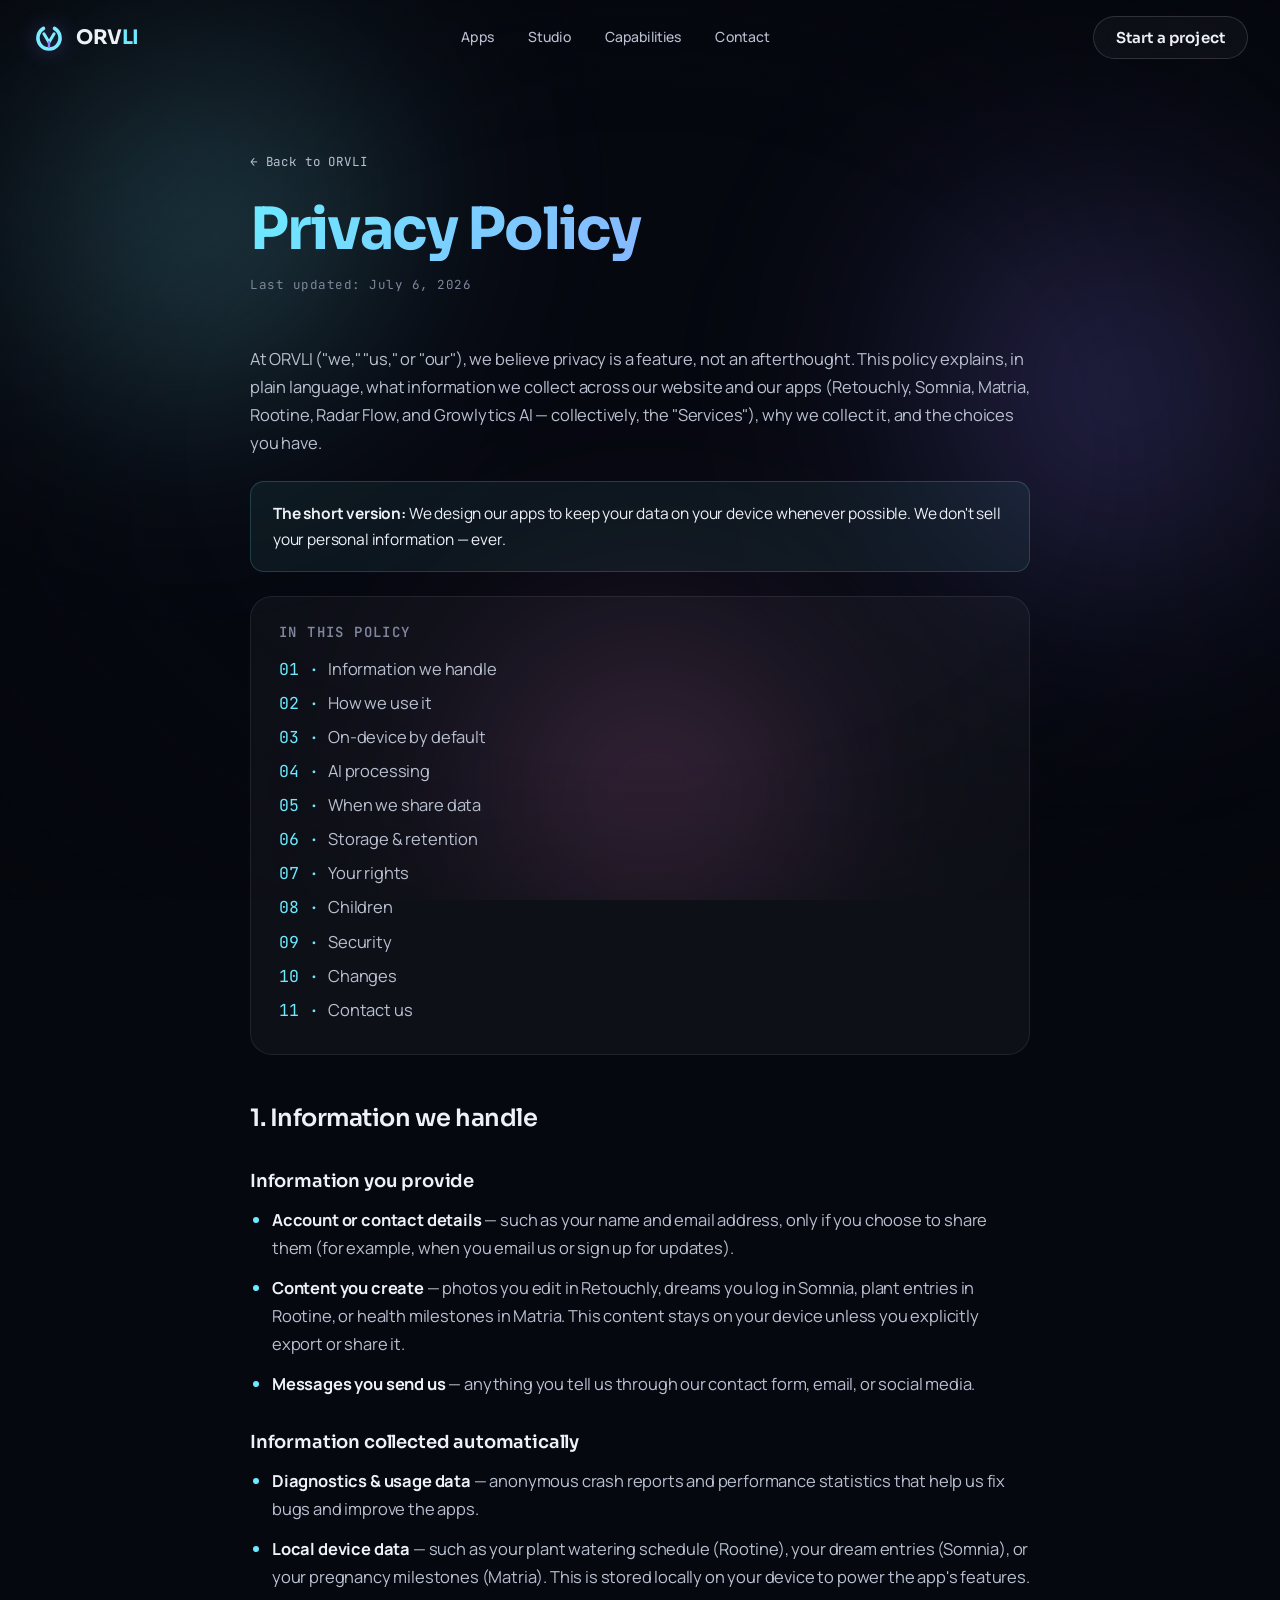
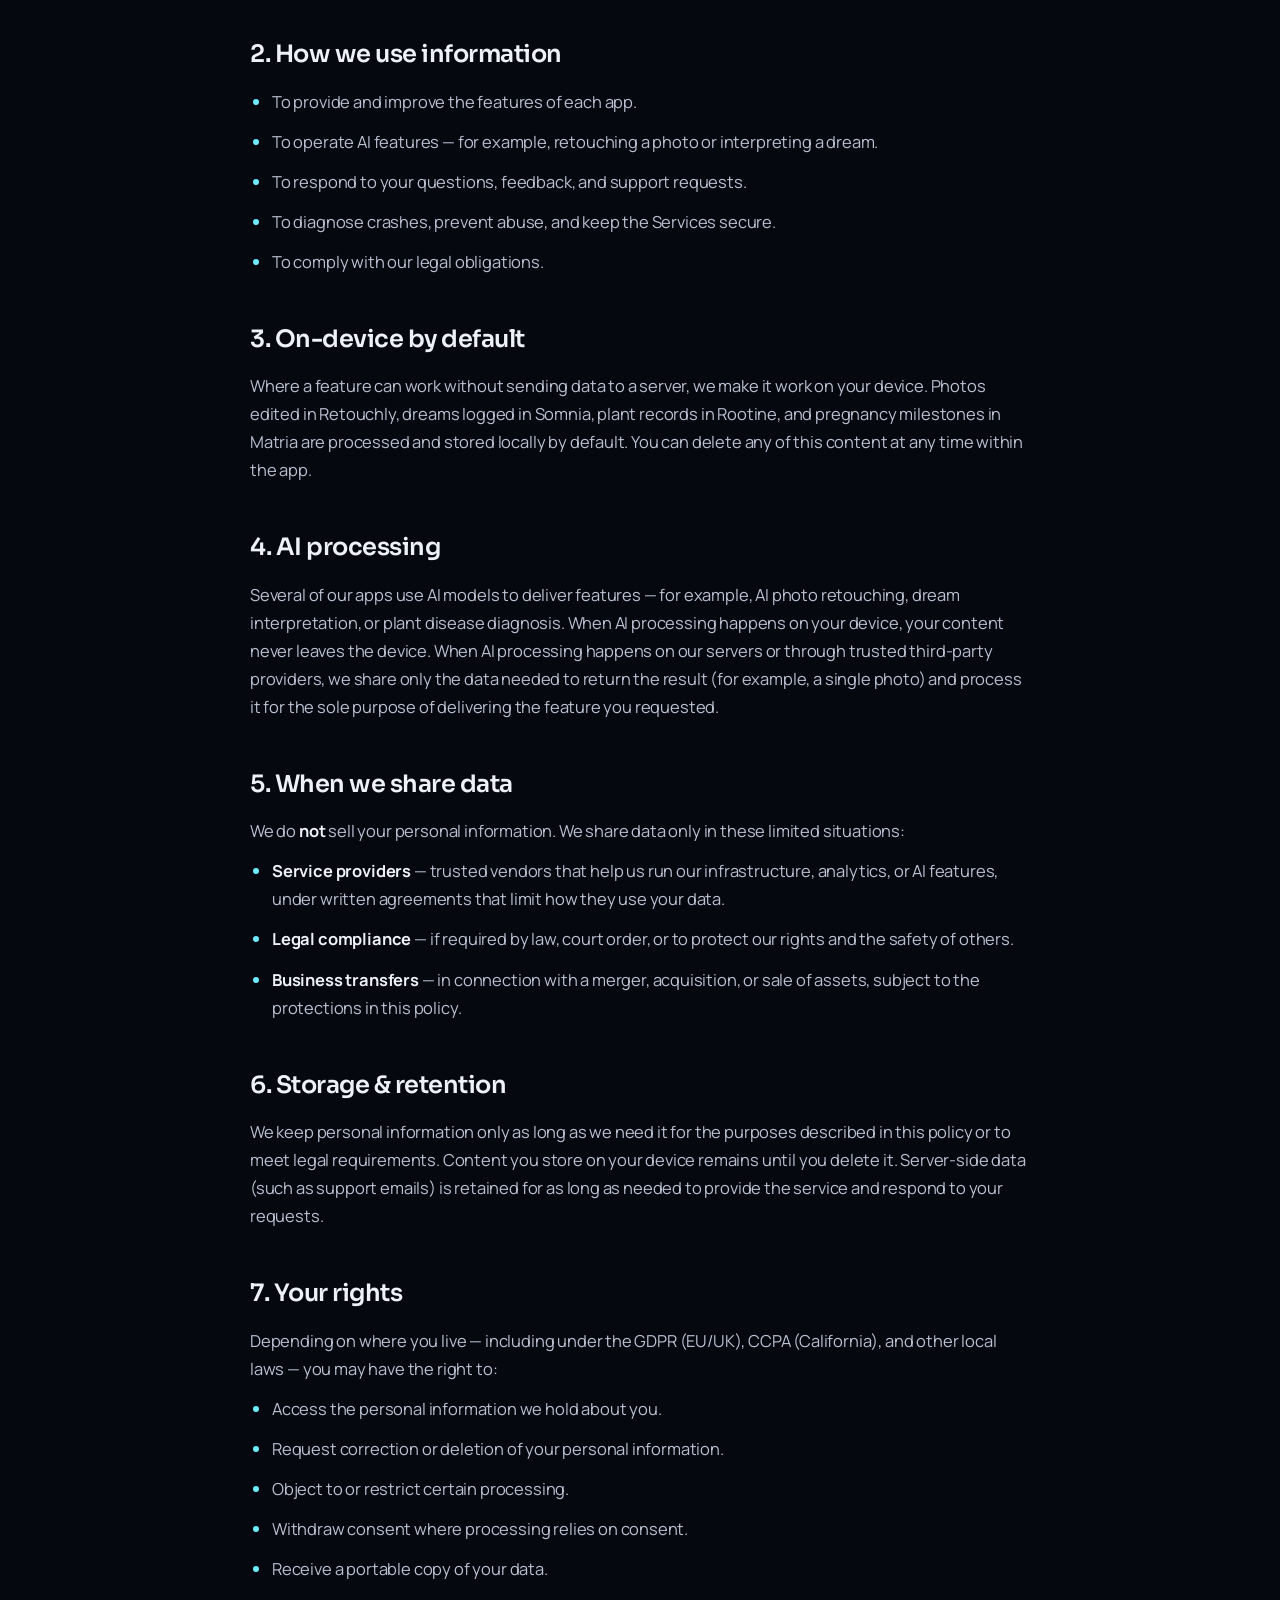
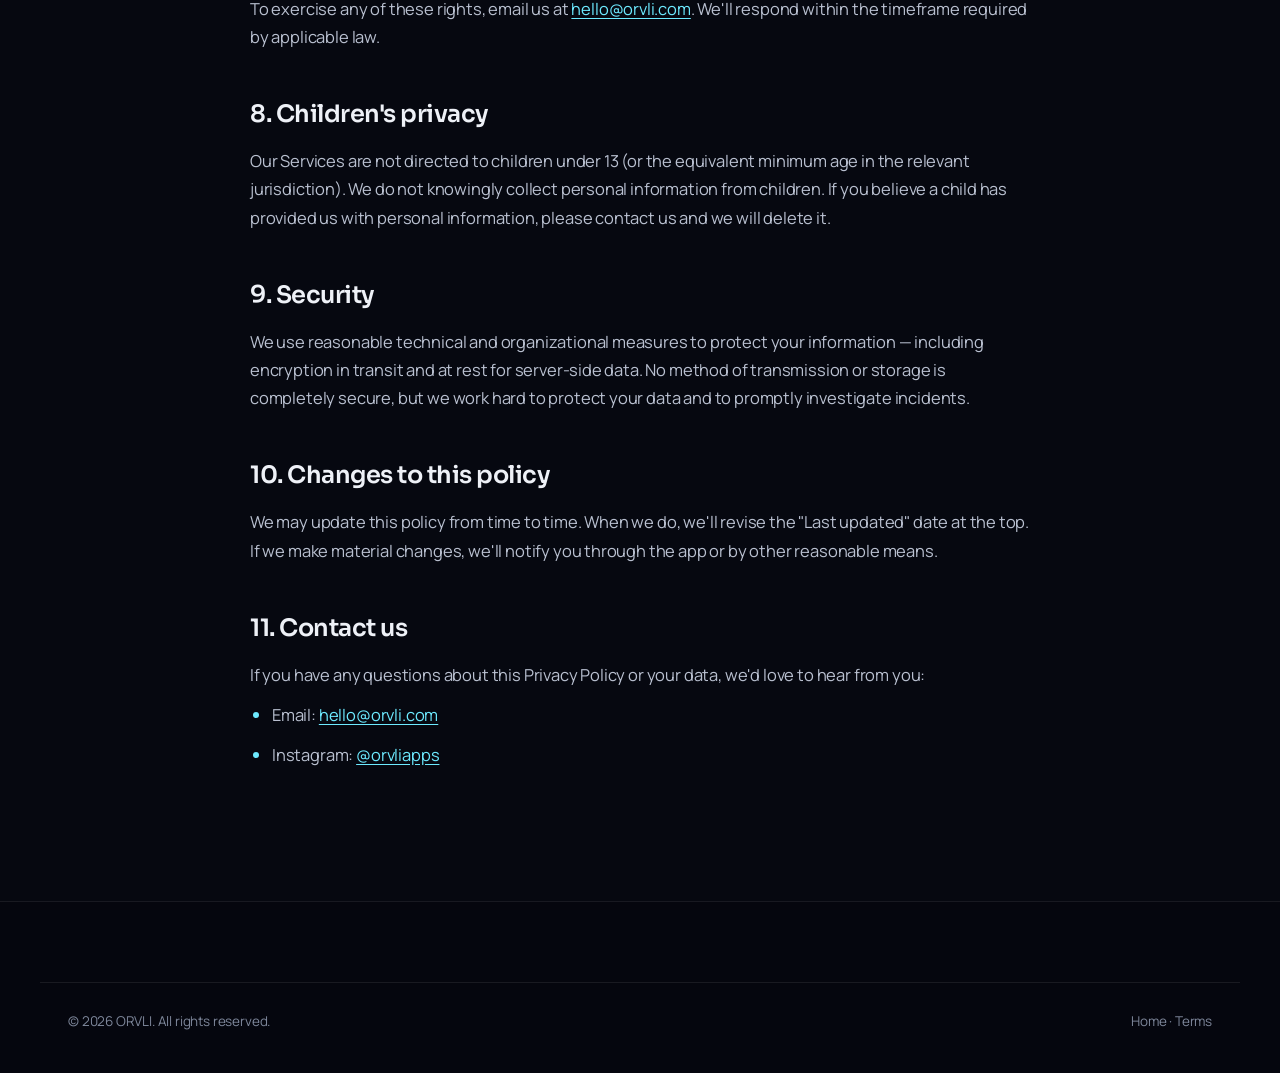
<file: privacy.html>
<!doctype html>
<html lang="en">
<head>
<meta charset="utf-8">
<meta name="viewport" content="width=device-width, initial-scale=1, viewport-fit=cover">
<meta name="theme-color" content="#05070d">
<meta name="color-scheme" content="dark">
<title>Privacy Policy — ORVLI</title>
<meta name="description" content="How ORVLI collects, uses, and protects your information across our apps and website.">
<link rel="canonical" href="https://orvli.tech/privacy.html">
<meta name="robots" content="noindex, follow">
<link rel="icon" type="image/svg+xml" href="assets/favicon.svg">
<link rel="icon" type="image/png" sizes="192x192" href="assets/icon-192.png">
<link rel="apple-touch-icon" href="assets/apple-touch-icon.png">
<meta property="og:type" content="article">
<meta property="og:site_name" content="ORVLI">
<meta property="og:title" content="Privacy Policy — ORVLI">
<meta property="og:description" content="How ORVLI collects, uses, and protects your information across our apps and website.">
<meta property="og:url" content="https://orvli.tech/privacy.html">
<meta property="og:image" content="https://orvli.tech/assets/og/cover.png">
<link rel="preconnect" href="https://fonts.googleapis.com">
<link rel="preconnect" href="https://fonts.gstatic.com" crossorigin>
<link href="https://fonts.googleapis.com/css2?family=Sora:wght@400;500;600;700;800&family=Manrope:wght@300;400;500;600;700&family=JetBrains+Mono:wght@400;500&display=swap" rel="stylesheet">
<link rel="stylesheet" href="assets/css/styles.css">
<style>
  /* Legal-page local layout */
  .legal{ padding:calc(var(--nav-h) + 70px) 0 120px; position:relative; z-index:1; }
  .legal__head{ max-width:780px; margin:0 auto 50px; }
  .legal__back{ display:inline-flex; align-items:center; gap:8px; font-family:var(--font-mono); font-size:12.5px; color:var(--text-2); margin-bottom:28px; transition:color .25s; }
  .legal__back:hover{ color:var(--cyan); }
  .legal__title{ font-family:var(--font-display); font-weight:700; font-size:clamp(36px,5vw,58px); line-height:1.05; letter-spacing:-.03em; margin-bottom:14px; }
  .legal__meta{ font-family:var(--font-mono); font-size:12.5px; color:var(--muted); letter-spacing:.04em; }
  .legal__body{ max-width:780px; margin:0 auto; }
  .legal__body h2{ font-family:var(--font-display); font-weight:600; font-size:24px; letter-spacing:-.02em; margin:44px 0 14px; }
  .legal__body h3{ font-family:var(--font-display); font-weight:600; font-size:18px; margin:30px 0 10px; }
  .legal__body p, .legal__body li{ color:var(--text-2); font-size:16.5px; line-height:1.7; margin-bottom:12px; }
  .legal__body ul{ padding-left:22px; list-style:disc; }
  .legal__body li::marker{ color:var(--cyan); }
  .legal__body a{ color:var(--cyan); text-decoration:underline; text-underline-offset:3px; }
  .legal__body strong{ color:var(--text); }
  .legal__toc{ padding:24px 28px; border-radius:var(--radius); background:var(--surface); border:1px solid var(--stroke); margin-bottom:36px; }
  .legal__toc h2{ margin:0 0 12px; font-size:14px; font-family:var(--font-mono); color:var(--muted); letter-spacing:.1em; text-transform:uppercase; }
  .legal__toc ol{ list-style:none; padding:0; counter-reset:toc; }
  .legal__toc li{ counter-increment:toc; margin-bottom:6px; }
  .legal__toc a{ color:var(--text-2); text-decoration:none; }
  .legal__toc a::before{ content:counter(toc,decimal-leading-zero) " · "; color:var(--cyan); font-family:var(--font-mono); }
  .legal__toc a:hover{ color:var(--cyan); }
  .callout{ padding:18px 22px; border-radius:var(--radius-sm); background:rgba(122,240,255,.06); border:1px solid rgba(122,240,255,.18); margin:24px 0; }
  .callout p{ margin:0; color:var(--text); font-size:15.5px; }
</style>
</head>
<body>

<!-- Background (lighter version: just aurora, no heavy 3D) -->
<div class="aurora" aria-hidden="true">
  <span class="aurora__blob aurora__blob--1"></span>
  <span class="aurora__blob aurora__blob--2"></span>
  <span class="aurora__blob aurora__blob--3"></span>
</div>
<div class="vignette" aria-hidden="true"></div>

<!-- Nav -->
<header class="nav" id="nav">
  <a href="index.html" class="nav__brand" aria-label="ORVLI home">
    <span class="nav__mark" aria-hidden="true">
      <svg viewBox="0 0 40 40" width="34" height="34" fill="none">
        <path d="M26.5 8.7 A13 13 0 1 1 13.5 8.7" stroke="url(#g1)" stroke-width="4.2" stroke-linecap="round"/>
        <path d="M14 15 L20 25 L26 15" stroke="url(#g1)" stroke-width="3.6" stroke-linecap="round" stroke-linejoin="round"/>
        <path d="M20 25 L20 30" stroke="#8b7bff" stroke-width="2.8" stroke-linecap="round"/>
        <defs><linearGradient id="g1" x1="0" y1="0" x2="40" y2="40"><stop offset="0" stop-color="#7af0ff"/><stop offset=".5" stop-color="#8b7bff"/><stop offset="1" stop-color="#ff7ad9"/></linearGradient></defs>
      </svg>
    </span>
    <span class="nav__word">ORV<span class="nav__word--accent">LI</span></span>
  </a>
  <nav class="nav__links" aria-label="Primary">
    <a href="index.html#apps">Apps</a>
    <a href="index.html#studio">Studio</a>
    <a href="index.html#capabilities">Capabilities</a>
    <a href="index.html#contact">Contact</a>
  </nav>
  <a href="index.html#contact" class="nav__cta btn btn--ghost">Start a project</a>
</header>

<main class="legal">
  <div class="container">
    <div class="legal__head">
      <a href="index.html" class="legal__back">← Back to ORVLI</a>
      <h1 class="legal__title grad">Privacy Policy</h1>
      <p class="legal__meta">Last updated: July 6, 2026</p>
    </div>

    <div class="legal__body">
      <p>At ORVLI ("we," "us," or "our"), we believe privacy is a feature, not an afterthought. This policy explains, in plain language, what information we collect across our website and our apps (Retouchly, Somnia, Matria, Rootine, Radar Flow, and Growlytics AI — collectively, the "Services"), why we collect it, and the choices you have.</p>

      <div class="callout">
        <p><strong>The short version:</strong> We design our apps to keep your data on your device whenever possible. We don't sell your personal information — ever.</p>
      </div>

      <div class="legal__toc">
        <h2>In this policy</h2>
        <ol>
          <li><a href="#what">Information we handle</a></li>
          <li><a href="#how">How we use it</a></li>
          <li><a href="#ondevice">On-device by default</a></li>
          <li><a href="#ai">AI processing</a></li>
          <li><a href="#share">When we share data</a></li>
          <li><a href="#store">Storage &amp; retention</a></li>
          <li><a href="#rights">Your rights</a></li>
          <li><a href="#children">Children</a></li>
          <li><a href="#security">Security</a></li>
          <li><a href="#changes">Changes</a></li>
          <li><a href="#contact">Contact us</a></li>
        </ol>
      </div>

      <h2 id="what">1. Information we handle</h2>
      <h3>Information you provide</h3>
      <ul>
        <li><strong>Account or contact details</strong> — such as your name and email address, only if you choose to share them (for example, when you email us or sign up for updates).</li>
        <li><strong>Content you create</strong> — photos you edit in Retouchly, dreams you log in Somnia, plant entries in Rootine, or health milestones in Matria. This content stays on your device unless you explicitly export or share it.</li>
        <li><strong>Messages you send us</strong> — anything you tell us through our contact form, email, or social media.</li>
      </ul>
      <h3>Information collected automatically</h3>
      <ul>
        <li><strong>Diagnostics &amp; usage data</strong> — anonymous crash reports and performance statistics that help us fix bugs and improve the apps.</li>
        <li><strong>Local device data</strong> — such as your plant watering schedule (Rootine), your dream entries (Somnia), or your pregnancy milestones (Matria). This is stored locally on your device to power the app's features.</li>
      </ul>

      <h2 id="how">2. How we use information</h2>
      <ul>
        <li>To provide and improve the features of each app.</li>
        <li>To operate AI features — for example, retouching a photo or interpreting a dream.</li>
        <li>To respond to your questions, feedback, and support requests.</li>
        <li>To diagnose crashes, prevent abuse, and keep the Services secure.</li>
        <li>To comply with our legal obligations.</li>
      </ul>

      <h2 id="ondevice">3. On-device by default</h2>
      <p>Where a feature can work without sending data to a server, we make it work on your device. Photos edited in Retouchly, dreams logged in Somnia, plant records in Rootine, and pregnancy milestones in Matria are processed and stored locally by default. You can delete any of this content at any time within the app.</p>

      <h2 id="ai">4. AI processing</h2>
      <p>Several of our apps use AI models to deliver features — for example, AI photo retouching, dream interpretation, or plant disease diagnosis. When AI processing happens on your device, your content never leaves the device. When AI processing happens on our servers or through trusted third-party providers, we share only the data needed to return the result (for example, a single photo) and process it for the sole purpose of delivering the feature you requested.</p>

      <h2 id="share">5. When we share data</h2>
      <p>We do <strong>not</strong> sell your personal information. We share data only in these limited situations:</p>
      <ul>
        <li><strong>Service providers</strong> — trusted vendors that help us run our infrastructure, analytics, or AI features, under written agreements that limit how they use your data.</li>
        <li><strong>Legal compliance</strong> — if required by law, court order, or to protect our rights and the safety of others.</li>
        <li><strong>Business transfers</strong> — in connection with a merger, acquisition, or sale of assets, subject to the protections in this policy.</li>
      </ul>

      <h2 id="store">6. Storage &amp; retention</h2>
      <p>We keep personal information only as long as we need it for the purposes described in this policy or to meet legal requirements. Content you store on your device remains until you delete it. Server-side data (such as support emails) is retained for as long as needed to provide the service and respond to your requests.</p>

      <h2 id="rights">7. Your rights</h2>
      <p>Depending on where you live — including under the GDPR (EU/UK), CCPA (California), and other local laws — you may have the right to:</p>
      <ul>
        <li>Access the personal information we hold about you.</li>
        <li>Request correction or deletion of your personal information.</li>
        <li>Object to or restrict certain processing.</li>
        <li>Withdraw consent where processing relies on consent.</li>
        <li>Receive a portable copy of your data.</li>
      </ul>
      <p>To exercise any of these rights, email us at <a href="mailto:hello@orvli.com">hello@orvli.com</a>. We'll respond within the timeframe required by applicable law.</p>

      <h2 id="children">8. Children's privacy</h2>
      <p>Our Services are not directed to children under 13 (or the equivalent minimum age in the relevant jurisdiction). We do not knowingly collect personal information from children. If you believe a child has provided us with personal information, please contact us and we will delete it.</p>

      <h2 id="security">9. Security</h2>
      <p>We use reasonable technical and organizational measures to protect your information — including encryption in transit and at rest for server-side data. No method of transmission or storage is completely secure, but we work hard to protect your data and to promptly investigate incidents.</p>

      <h2 id="changes">10. Changes to this policy</h2>
      <p>We may update this policy from time to time. When we do, we'll revise the "Last updated" date at the top. If we make material changes, we'll notify you through the app or by other reasonable means.</p>

      <h2 id="contact">11. Contact us</h2>
      <p>If you have any questions about this Privacy Policy or your data, we'd love to hear from you:</p>
      <ul>
        <li>Email: <a href="mailto:hello@orvli.com">hello@orvli.com</a></li>
        <li>Instagram: <a href="https://www.instagram.com/orvliapps/?hl=en" target="_blank" rel="noopener">@orvliapps</a></li>
      </ul>
    </div>
  </div>
</main>

<!-- Footer -->
<footer class="footer">
  <div class="container footer__bottom">
    <p>© <span id="year">2026</span> ORVLI. All rights reserved.</p>
    <p><a href="index.html">Home</a> · <a href="terms.html">Terms</a></p>
  </div>
</footer>

<script>
  document.getElementById('year').textContent = new Date().getFullYear();
  // Nav scrolled state on legal pages.
  const nav = document.getElementById('nav');
  if (window.scrollY > 30) nav.classList.add('is-scrolled');
  window.addEventListener('scroll', () => nav.classList.toggle('is-scrolled', window.scrollY > 30), { passive: true });
</script>
</body>
</html>
</file>
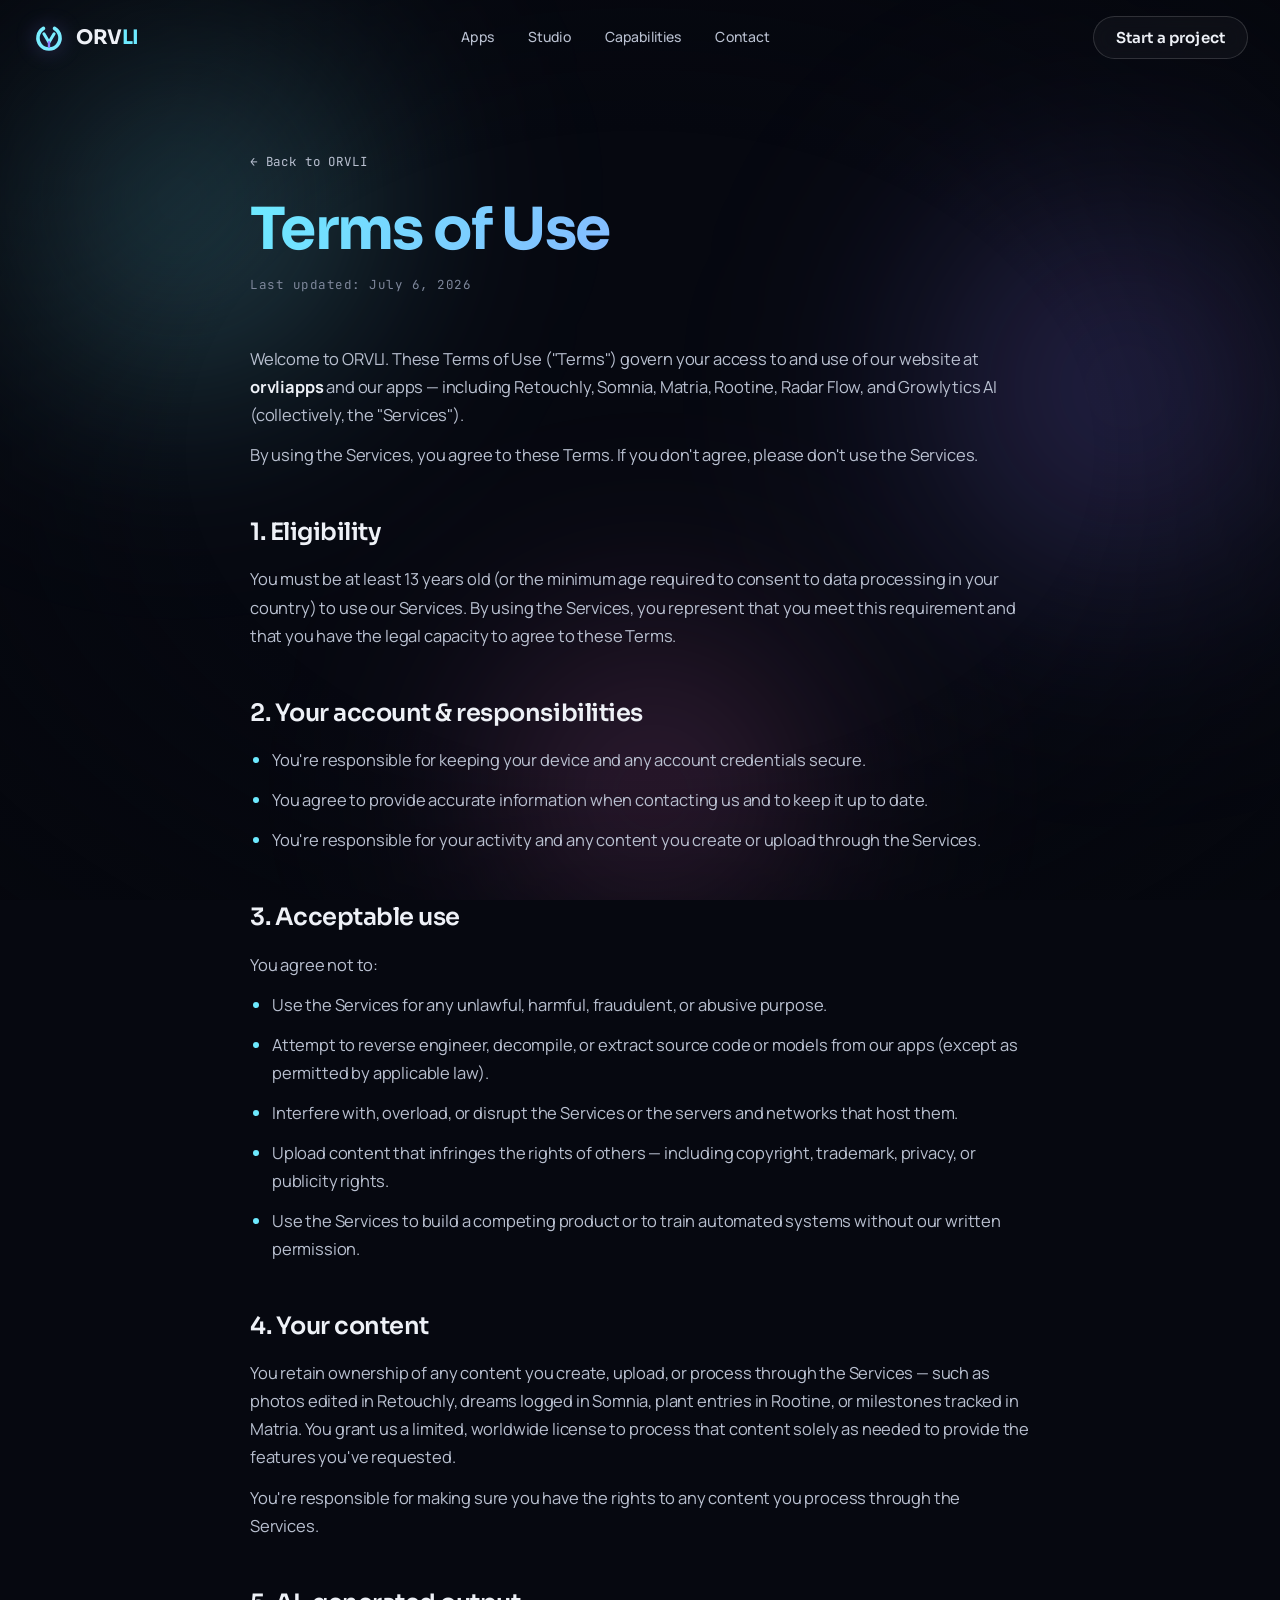
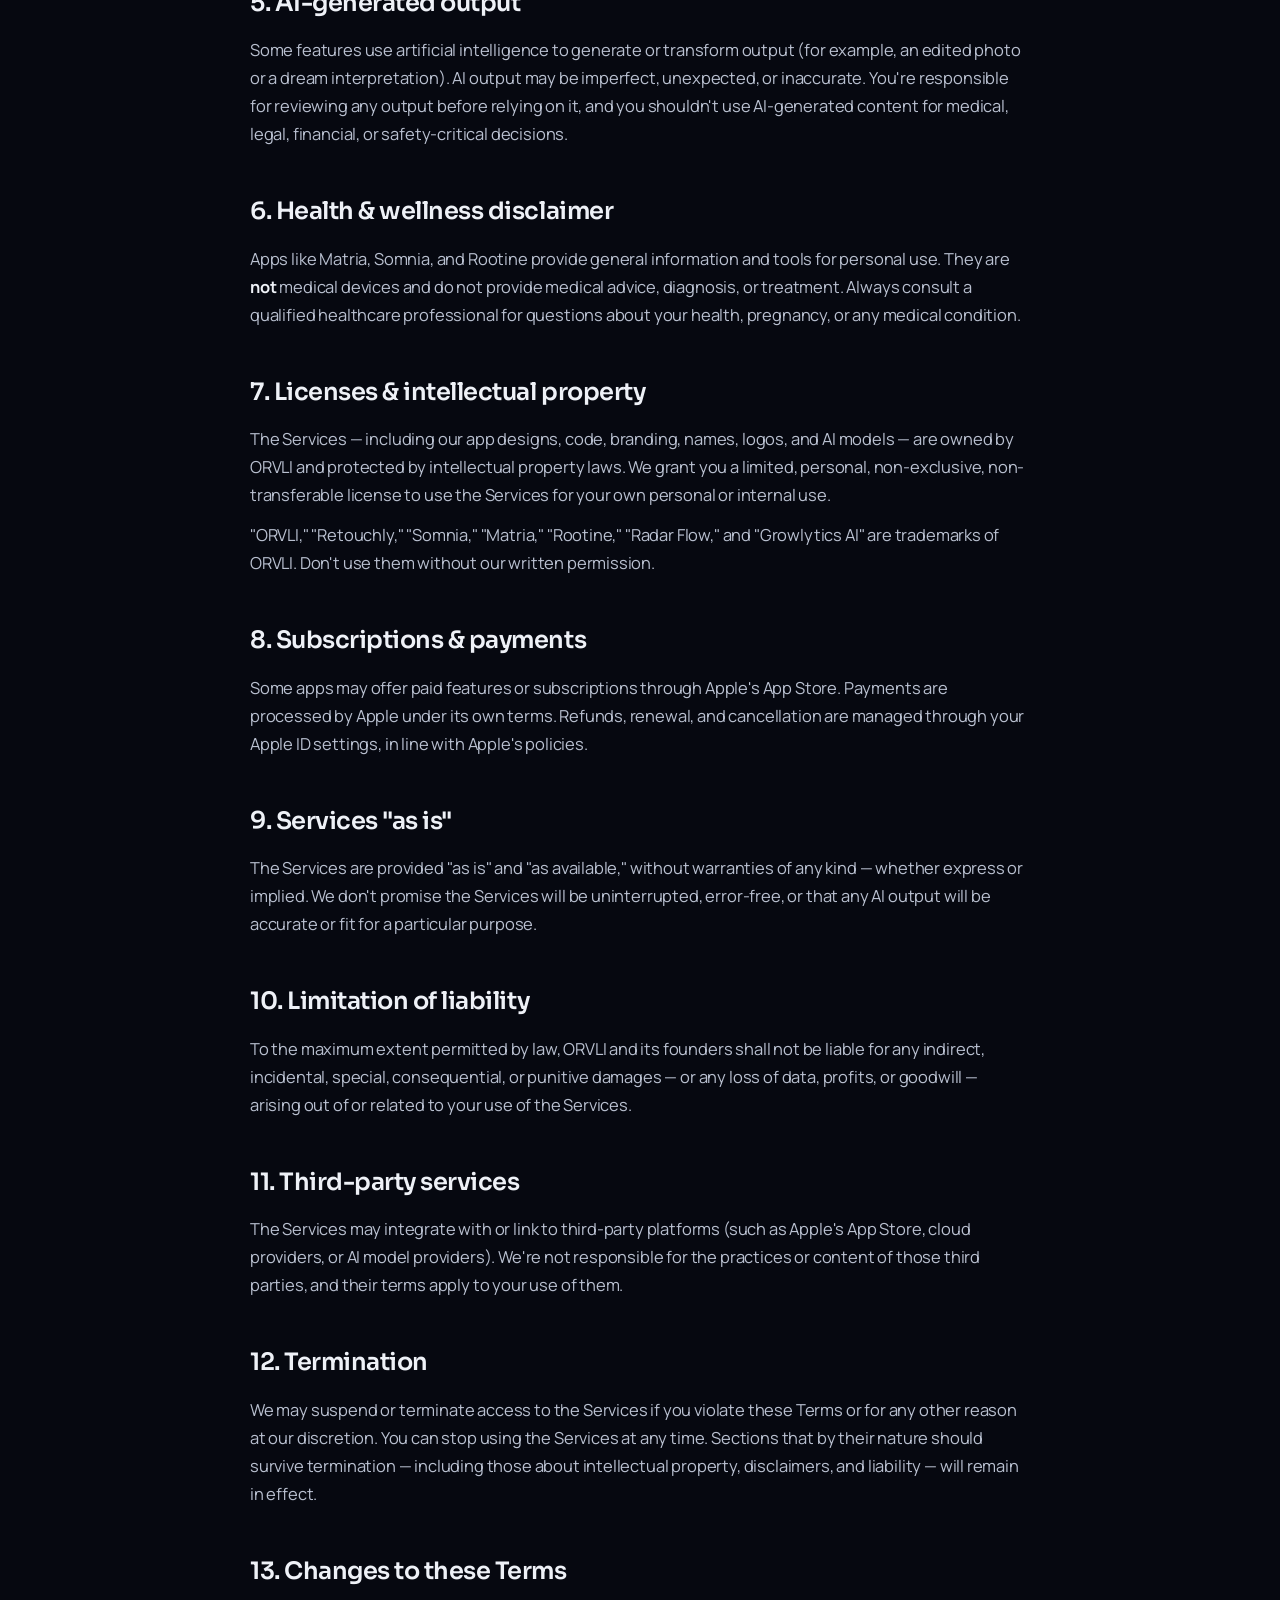
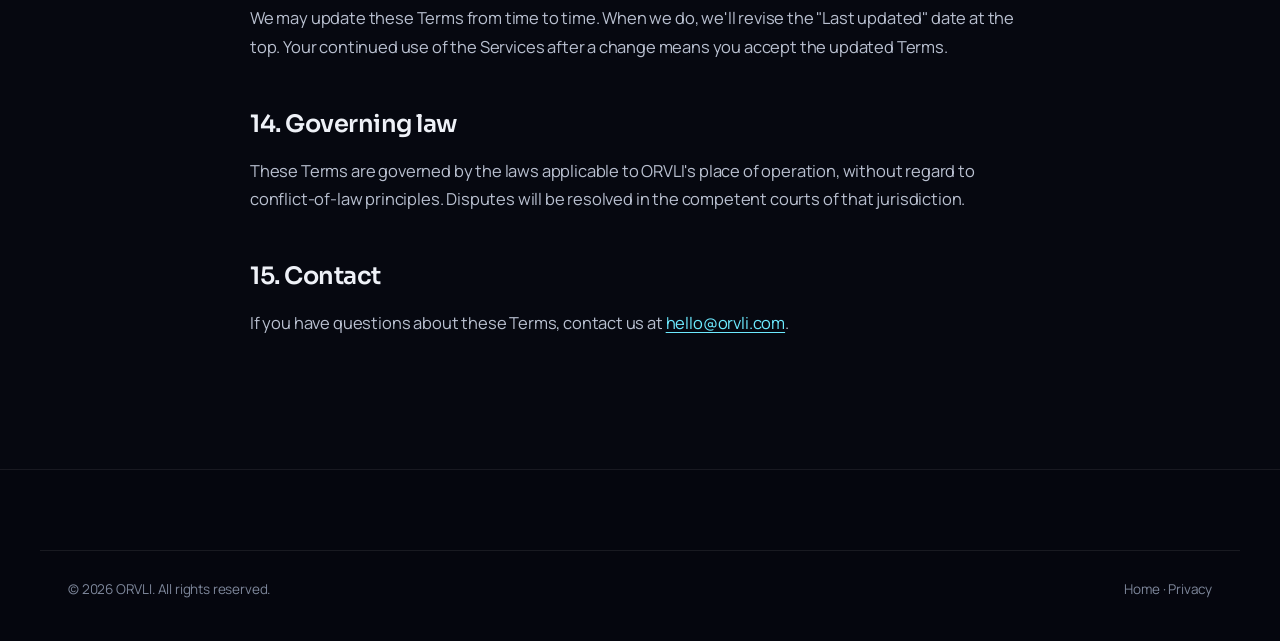
<file: terms.html>
<!doctype html>
<html lang="en">
<head>
<meta charset="utf-8">
<meta name="viewport" content="width=device-width, initial-scale=1, viewport-fit=cover">
<meta name="theme-color" content="#05070d">
<meta name="color-scheme" content="dark">
<title>Terms of Use — ORVLI</title>
<meta name="description" content="The terms that govern your use of ORVLI's website and apps.">
<link rel="canonical" href="https://orvli.tech/terms.html">
<meta name="robots" content="noindex, follow">
<link rel="icon" type="image/svg+xml" href="assets/favicon.svg">
<link rel="icon" type="image/png" sizes="192x192" href="assets/icon-192.png">
<link rel="apple-touch-icon" href="assets/apple-touch-icon.png">
<meta property="og:type" content="article">
<meta property="og:site_name" content="ORVLI">
<meta property="og:title" content="Terms of Use — ORVLI">
<meta property="og:description" content="The terms that govern your use of ORVLI's website and apps.">
<meta property="og:url" content="https://orvli.tech/terms.html">
<meta property="og:image" content="https://orvli.tech/assets/og/cover.png">
<link rel="preconnect" href="https://fonts.googleapis.com">
<link rel="preconnect" href="https://fonts.gstatic.com" crossorigin>
<link href="https://fonts.googleapis.com/css2?family=Sora:wght@400;500;600;700;800&family=Manrope:wght@300;400;500;600;700&family=JetBrains+Mono:wght@400;500&display=swap" rel="stylesheet">
<link rel="stylesheet" href="assets/css/styles.css">
<style>
  .legal{ padding:calc(var(--nav-h) + 70px) 0 120px; position:relative; z-index:1; }
  .legal__head{ max-width:780px; margin:0 auto 50px; }
  .legal__back{ display:inline-flex; align-items:center; gap:8px; font-family:var(--font-mono); font-size:12.5px; color:var(--text-2); margin-bottom:28px; transition:color .25s; }
  .legal__back:hover{ color:var(--cyan); }
  .legal__title{ font-family:var(--font-display); font-weight:700; font-size:clamp(36px,5vw,58px); line-height:1.05; letter-spacing:-.03em; margin-bottom:14px; }
  .legal__meta{ font-family:var(--font-mono); font-size:12.5px; color:var(--muted); letter-spacing:.04em; }
  .legal__body{ max-width:780px; margin:0 auto; }
  .legal__body h2{ font-family:var(--font-display); font-weight:600; font-size:24px; letter-spacing:-.02em; margin:44px 0 14px; }
  .legal__body p, .legal__body li{ color:var(--text-2); font-size:16.5px; line-height:1.7; margin-bottom:12px; }
  .legal__body ul{ padding-left:22px; list-style:disc; }
  .legal__body li::marker{ color:var(--cyan); }
  .legal__body a{ color:var(--cyan); text-decoration:underline; text-underline-offset:3px; }
  .legal__body strong{ color:var(--text); }
</style>
</head>
<body>

<div class="aurora" aria-hidden="true">
  <span class="aurora__blob aurora__blob--1"></span>
  <span class="aurora__blob aurora__blob--2"></span>
  <span class="aurora__blob aurora__blob--3"></span>
</div>
<div class="vignette" aria-hidden="true"></div>

<header class="nav" id="nav">
  <a href="index.html" class="nav__brand" aria-label="ORVLI home">
    <span class="nav__mark" aria-hidden="true">
      <svg viewBox="0 0 40 40" width="34" height="34" fill="none">
        <path d="M26.5 8.7 A13 13 0 1 1 13.5 8.7" stroke="url(#g1)" stroke-width="4.2" stroke-linecap="round"/>
        <path d="M14 15 L20 25 L26 15" stroke="url(#g1)" stroke-width="3.6" stroke-linecap="round" stroke-linejoin="round"/>
        <path d="M20 25 L20 30" stroke="#8b7bff" stroke-width="2.8" stroke-linecap="round"/>
        <defs><linearGradient id="g1" x1="0" y1="0" x2="40" y2="40"><stop offset="0" stop-color="#7af0ff"/><stop offset=".5" stop-color="#8b7bff"/><stop offset="1" stop-color="#ff7ad9"/></linearGradient></defs>
      </svg>
    </span>
    <span class="nav__word">ORV<span class="nav__word--accent">LI</span></span>
  </a>
  <nav class="nav__links" aria-label="Primary">
    <a href="index.html#apps">Apps</a>
    <a href="index.html#studio">Studio</a>
    <a href="index.html#capabilities">Capabilities</a>
    <a href="index.html#contact">Contact</a>
  </nav>
  <a href="index.html#contact" class="nav__cta btn btn--ghost">Start a project</a>
</header>

<main class="legal">
  <div class="container">
    <div class="legal__head">
      <a href="index.html" class="legal__back">← Back to ORVLI</a>
      <h1 class="legal__title grad">Terms of Use</h1>
      <p class="legal__meta">Last updated: July 6, 2026</p>
    </div>

    <div class="legal__body">
      <p>Welcome to ORVLI. These Terms of Use ("Terms") govern your access to and use of our website at <strong>orvliapps</strong> and our apps — including Retouchly, Somnia, Matria, Rootine, Radar Flow, and Growlytics AI (collectively, the "Services").</p>
      <p>By using the Services, you agree to these Terms. If you don't agree, please don't use the Services.</p>

      <h2>1. Eligibility</h2>
      <p>You must be at least 13 years old (or the minimum age required to consent to data processing in your country) to use our Services. By using the Services, you represent that you meet this requirement and that you have the legal capacity to agree to these Terms.</p>

      <h2>2. Your account &amp; responsibilities</h2>
      <ul>
        <li>You're responsible for keeping your device and any account credentials secure.</li>
        <li>You agree to provide accurate information when contacting us and to keep it up to date.</li>
        <li>You're responsible for your activity and any content you create or upload through the Services.</li>
      </ul>

      <h2>3. Acceptable use</h2>
      <p>You agree not to:</p>
      <ul>
        <li>Use the Services for any unlawful, harmful, fraudulent, or abusive purpose.</li>
        <li>Attempt to reverse engineer, decompile, or extract source code or models from our apps (except as permitted by applicable law).</li>
        <li>Interfere with, overload, or disrupt the Services or the servers and networks that host them.</li>
        <li>Upload content that infringes the rights of others — including copyright, trademark, privacy, or publicity rights.</li>
        <li>Use the Services to build a competing product or to train automated systems without our written permission.</li>
      </ul>

      <h2>4. Your content</h2>
      <p>You retain ownership of any content you create, upload, or process through the Services — such as photos edited in Retouchly, dreams logged in Somnia, plant entries in Rootine, or milestones tracked in Matria. You grant us a limited, worldwide license to process that content solely as needed to provide the features you've requested.</p>
      <p>You're responsible for making sure you have the rights to any content you process through the Services.</p>

      <h2>5. AI-generated output</h2>
      <p>Some features use artificial intelligence to generate or transform output (for example, an edited photo or a dream interpretation). AI output may be imperfect, unexpected, or inaccurate. You're responsible for reviewing any output before relying on it, and you shouldn't use AI-generated content for medical, legal, financial, or safety-critical decisions.</p>

      <h2>6. Health &amp; wellness disclaimer</h2>
      <p>Apps like Matria, Somnia, and Rootine provide general information and tools for personal use. They are <strong>not</strong> medical devices and do not provide medical advice, diagnosis, or treatment. Always consult a qualified healthcare professional for questions about your health, pregnancy, or any medical condition.</p>

      <h2>7. Licenses &amp; intellectual property</h2>
      <p>The Services — including our app designs, code, branding, names, logos, and AI models — are owned by ORVLI and protected by intellectual property laws. We grant you a limited, personal, non-exclusive, non-transferable license to use the Services for your own personal or internal use.</p>
      <p>"ORVLI," "Retouchly," "Somnia," "Matria," "Rootine," "Radar Flow," and "Growlytics AI" are trademarks of ORVLI. Don't use them without our written permission.</p>

      <h2>8. Subscriptions &amp; payments</h2>
      <p>Some apps may offer paid features or subscriptions through Apple's App Store. Payments are processed by Apple under its own terms. Refunds, renewal, and cancellation are managed through your Apple ID settings, in line with Apple's policies.</p>

      <h2>9. Services "as is"</h2>
      <p>The Services are provided "as is" and "as available," without warranties of any kind — whether express or implied. We don't promise the Services will be uninterrupted, error-free, or that any AI output will be accurate or fit for a particular purpose.</p>

      <h2>10. Limitation of liability</h2>
      <p>To the maximum extent permitted by law, ORVLI and its founders shall not be liable for any indirect, incidental, special, consequential, or punitive damages — or any loss of data, profits, or goodwill — arising out of or related to your use of the Services.</p>

      <h2>11. Third-party services</h2>
      <p>The Services may integrate with or link to third-party platforms (such as Apple's App Store, cloud providers, or AI model providers). We're not responsible for the practices or content of those third parties, and their terms apply to your use of them.</p>

      <h2>12. Termination</h2>
      <p>We may suspend or terminate access to the Services if you violate these Terms or for any other reason at our discretion. You can stop using the Services at any time. Sections that by their nature should survive termination — including those about intellectual property, disclaimers, and liability — will remain in effect.</p>

      <h2>13. Changes to these Terms</h2>
      <p>We may update these Terms from time to time. When we do, we'll revise the "Last updated" date at the top. Your continued use of the Services after a change means you accept the updated Terms.</p>

      <h2>14. Governing law</h2>
      <p>These Terms are governed by the laws applicable to ORVLI's place of operation, without regard to conflict-of-law principles. Disputes will be resolved in the competent courts of that jurisdiction.</p>

      <h2>15. Contact</h2>
      <p>If you have questions about these Terms, contact us at <a href="mailto:hello@orvli.com">hello@orvli.com</a>.</p>
    </div>
  </div>
</main>

<footer class="footer">
  <div class="container footer__bottom">
    <p>© <span id="year">2026</span> ORVLI. All rights reserved.</p>
    <p><a href="index.html">Home</a> · <a href="privacy.html">Privacy</a></p>
  </div>
</footer>

<script>
  document.getElementById('year').textContent = new Date().getFullYear();
  const nav = document.getElementById('nav');
  if (window.scrollY > 30) nav.classList.add('is-scrolled');
  window.addEventListener('scroll', () => nav.classList.toggle('is-scrolled', window.scrollY > 30), { passive: true });
</script>
</body>
</html>
</file>
<file: assets/css/styles.css>
/* ============================================================
   ORVLI — Design System
   A modern, animated, 3D-backed brand site.
   ============================================================ */

/* ----------------------------- Tokens ----------------------------- */
:root{
  /* Palette — deep space + neon accents (refined, violet-forward) */
  --bg:        #060810;
  --bg-2:      #090c16;
  --surface:   rgba(255,255,255,.035);
  --surface-2: rgba(255,255,255,.06);
  --stroke:    rgba(255,255,255,.08);
  --stroke-2:  rgba(255,255,255,.14);

  --text:      #eef1f7;
  --text-2:    #b9c0d0;
  --muted:     #7e879b;
  --muted-2:   #5a6275;

  /* Gradient stops — refined tones */
  --cyan:      #6deaff;
  --violet:    #9d8bff;
  --pink:      #ff85d4;
  --mint:      #9affb0;

  /* ORVLI violet identity — glow + accent helpers */
  --violet-glow: rgba(157,139,255,.45);
  --violet-soft: rgba(157,139,255,.12);
  --cyan-glow:   rgba(109,234,255,.35);
  --stroke-glow: rgba(157,139,255,.22);

  /* Gradient — violet-weighted (the ORVLI loop: cyan→violet→pink) */
  --grad-aether: linear-gradient(120deg, var(--cyan) 0%, var(--violet) 50%, var(--pink) 100%);
  --grad-soft:   linear-gradient(135deg, rgba(109,234,255,.16), rgba(157,139,255,.18) 50%, rgba(255,133,212,.16));
  --grad-soft:   linear-gradient(135deg, rgba(122,240,255,.18), rgba(139,123,255,.18) 50%, rgba(255,122,217,.18));

  /* Type */
  --font-display: 'Sora', system-ui, sans-serif;
  --font-body:    'Manrope', system-ui, sans-serif;
  --font-mono:    'JetBrains Mono', ui-monospace, monospace;

  /* Layout */
  --container: 1200px;
  --radius:    22px;
  --radius-sm: 14px;

  /* Motion */
  --ease: cubic-bezier(.22,.61,.36,1);
  --ease-out: cubic-bezier(.16,1,.3,1);
  --dur: .55s;

  --nav-h: 76px;
}

/* ----------------------------- Reset ----------------------------- */
*,*::before,*::after{ box-sizing:border-box; margin:0; padding:0; }
html{ scroll-behavior:smooth; -webkit-text-size-adjust:100%; }
html,body{ overflow-x:hidden; }
body{
  font-family:var(--font-body);
  background:var(--bg);
  color:var(--text);
  line-height:1.6;
  font-size:17px;
  letter-spacing:-.01em;
  -webkit-font-smoothing:antialiased;
  text-rendering:optimizeLegibility;
  min-height:100vh;
  position:relative;
}
body.loading{ overflow:hidden; }
img,svg{ display:block; max-width:100%; }
a{ color:inherit; text-decoration:none; }
button{ font:inherit; color:inherit; background:none; border:none; cursor:pointer; }
input,textarea,select{ font:inherit; color:inherit; }
ul{ list-style:none; }
::selection{ background:rgba(139,123,255,.35); color:#fff; }

/* ----------------------------- Helpers ----------------------------- */
.container{ width:100%; max-width:var(--container); margin:0 auto; padding:0 28px; }
.grad{
  background:var(--grad-aether);
  background-size:200% 100%;
  -webkit-background-clip:text; background-clip:text;
  -webkit-text-fill-color:transparent; color:transparent;
  animation:gradShift 8s var(--ease) infinite;
}
@keyframes gradShift{ 0%,100%{ background-position:0% 50%; } 50%{ background-position:100% 50%; } }
.muted{ color:var(--muted); }
.glass{
  background:linear-gradient(180deg, rgba(255,255,255,.06), rgba(255,255,255,.02));
  border:1px solid var(--stroke);
  backdrop-filter:blur(18px) saturate(140%);
  -webkit-backdrop-filter:blur(18px) saturate(140%);
}

/* ----------------------------- Background layers ----------------------------- */
#orvli-canvas{
  position:fixed; inset:0; z-index:0;
  pointer-events:none;
}
.aurora{
  position:fixed; inset:0; z-index:0; pointer-events:none;
  overflow:hidden; filter:blur(0);
}
.aurora__blob{
  position:absolute; border-radius:50%;
  filter:blur(90px); opacity:.55;
  mix-blend-mode:screen;
  will-change:transform;
}
.aurora__blob--1{
  width:48vw; height:48vw; left:-10vw; top:-12vh;
  background:radial-gradient(circle, rgba(122,240,255,.55), transparent 65%);
  animation:float1 22s var(--ease) infinite alternate;
}
.aurora__blob--2{
  width:52vw; height:52vw; right:-14vw; top:6vh;
  background:radial-gradient(circle, rgba(139,123,255,.5), transparent 65%);
  animation:float2 26s var(--ease) infinite alternate;
}
.aurora__blob--3{
  width:42vw; height:42vw; left:30vw; bottom:-18vh;
  background:radial-gradient(circle, rgba(255,122,217,.42), transparent 65%);
  animation:float3 30s var(--ease) infinite alternate;
}
@keyframes float1{ from{transform:translate(0,0)} to{transform:translate(8vw,10vh) scale(1.1)} }
@keyframes float2{ from{transform:translate(0,0)} to{transform:translate(-7vw,8vh) scale(1.08)} }
@keyframes float3{ from{transform:translate(0,0)} to{transform:translate(5vw,-9vh) scale(1.12)} }

.grain{
  position:absolute; inset:-50%;
  background-image:url("data:image/svg+xml,%3Csvg viewBox='0 0 200 200' xmlns='http://www.w3.org/2000/svg'%3E%3Cfilter id='n'%3E%3CfeTurbulence type='fractalNoise' baseFrequency='.85' numOctaves='2'/%3E%3C/filter%3E%3Crect width='100%25' height='100%25' filter='url(%23n)' opacity='.6'/%3E%3C/svg%3E");
  opacity:.05; pointer-events:none;
}
.vignette{
  position:fixed; inset:0; z-index:0; pointer-events:none;
  background:radial-gradient(ellipse at center, transparent 50%, rgba(5,7,13,.65) 100%);
}

/* ----------------------------- Cursor ----------------------------- */
.cursor{ position:fixed; top:0; left:0; z-index:9999; pointer-events:none; mix-blend-mode:difference; }
.cursor__dot{
  position:absolute; width:6px; height:6px; border-radius:50%;
  background:#fff; transform:translate(-50%,-50%);
  transition:width .25s var(--ease), height .25s var(--ease);
}
.cursor__ring{
  position:absolute; width:38px; height:38px; border-radius:50%;
  border:1px solid rgba(255,255,255,.6);
  transform:translate(-50%,-50%);
  transition:transform .18s var(--ease-out), width .25s var(--ease), height .25s var(--ease), border-color .25s;
}
.cursor.is-hover .cursor__ring{ width:64px; height:64px; border-color:var(--cyan); }
.cursor.is-hover .cursor__dot{ width:0; height:0; }
.cursor.is-down .cursor__ring{ transform:translate(-50%,-50%) scale(.8); }
@media (hover:none),(pointer:coarse){
  .cursor{ display:none; }
  body{ cursor:auto; }
}
@media (hover:hover) and (pointer:fine){
  body{ cursor:none; }
  a,button,input,textarea,select,[data-magnetic]{ cursor:none; }
}

/* ----------------------------- Scroll progress ----------------------------- */
.scroll-progress{
  position:fixed; top:0; left:0; right:0; height:2px; z-index:200;
  background:transparent;
}
.scroll-progress span{
  display:block; height:100%; width:0;
  background:var(--grad-aether);
  box-shadow:0 0 12px rgba(139,123,255,.6);
  transition:width .1s linear;
}

/* ----------------------------- Navigation ----------------------------- */
.nav{
  position:fixed; top:0; left:0; right:0; z-index:100;
  height:var(--nav-h);
  display:flex; align-items:center; justify-content:space-between;
  padding:0 32px;
  transition:background .4s var(--ease), backdrop-filter .4s, border-color .4s;
  border-bottom:1px solid transparent;
}
.nav.is-scrolled{
  background:rgba(5,7,13,.6);
  backdrop-filter:blur(20px) saturate(160%);
  -webkit-backdrop-filter:blur(20px) saturate(160%);
  border-bottom-color:var(--stroke);
}
.nav__brand{ display:flex; align-items:center; gap:10px; font-family:var(--font-display); font-weight:700; font-size:20px; letter-spacing:-.02em; }
.nav__mark{ display:grid; place-items:center; filter:drop-shadow(0 0 10px rgba(139,123,255,.4)); }
.nav__word--accent{ color:var(--cyan); }
.nav__links{ display:flex; gap:34px; }
.nav__links a{
  font-size:14px; font-weight:500; color:var(--text-2); letter-spacing:.01em;
  position:relative; padding:6px 0;
  transition:color .25s;
}
.nav__links a::after{
  content:''; position:absolute; left:0; right:0; bottom:0; height:1px;
  background:var(--grad-aether); transform:scaleX(0); transform-origin:left;
  transition:transform .3s var(--ease);
}
.nav__links a:hover{ color:var(--text); }
.nav__links a:hover::after, .nav__links a.is-active::after{ transform:scaleX(1); }
.nav__links a.is-active{ color:var(--text); }
.nav__burger{ display:none; flex-direction:column; gap:5px; padding:8px; }
.nav__burger span{ width:24px; height:2px; background:var(--text); border-radius:2px; transition:transform .3s var(--ease), opacity .2s; }
.nav__burger.is-open span:nth-child(1){ transform:translateY(7px) rotate(45deg); }
.nav__burger.is-open span:nth-child(2){ opacity:0; }
.nav__burger.is-open span:nth-child(3){ transform:translateY(-7px) rotate(-45deg); }

.mobile-menu{
  position:fixed; inset:0; z-index:99;
  background:rgba(5,7,13,.92);
  backdrop-filter:blur(24px);
  display:flex; flex-direction:column; align-items:center; justify-content:center; gap:24px;
  opacity:0; pointer-events:none; transition:opacity .4s var(--ease);
}
.mobile-menu.is-open{ opacity:1; pointer-events:auto; }
.mobile-menu a{ font-family:var(--font-display); font-size:28px; font-weight:600; }
.mobile-menu .btn{ margin-top:16px; }

/* ----------------------------- Buttons ----------------------------- */
.btn{
  --pad-y: 13px; --pad-x: 22px;
  display:inline-flex; align-items:center; justify-content:center; gap:9px;
  padding:var(--pad-y) var(--pad-x);
  border-radius:999px;
  font-family:var(--font-display); font-weight:600; font-size:15px;
  letter-spacing:.01em; line-height:1;
  position:relative; overflow:hidden;
  transition:transform .3s var(--ease), box-shadow .3s, background .3s, border-color .3s, color .3s;
  white-space:nowrap;
}
.btn__arrow{ transition:transform .3s var(--ease); }
.btn:hover .btn__arrow{ transform:translateX(4px); }
.btn--primary{
  background:var(--grad-aether); background-size:200% 100%; color:#0a0a14;
  box-shadow:0 8px 30px var(--violet-glow), inset 0 1px 0 rgba(255,255,255,.4);
  animation:gradShift 8s var(--ease) infinite;
}
.btn--primary:hover{ box-shadow:0 14px 44px var(--violet-glow), inset 0 1px 0 rgba(255,255,255,.4); transform:translateY(-2px); }
.btn--ghost{
  background:var(--surface); color:var(--text);
  border:1px solid var(--stroke-2);
  backdrop-filter:blur(10px);
}
.btn--ghost:hover{ background:var(--surface-2); border-color:var(--cyan); transform:translateY(-2px); }
.btn--lg{ --pad-y:17px; --pad-x:30px; font-size:17px; }
.btn--block{ width:100%; }

/* ----------------------------- Sections base ----------------------------- */
section{ position:relative; z-index:1; }
.section-head{ max-width:720px; margin:0 auto 56px; text-align:center; }
.section-head__eyebrow{
  display:inline-flex; align-items:center; gap:8px;
  font-family:var(--font-mono); font-size:12px; font-weight:500;
  letter-spacing:.18em; text-transform:uppercase; color:var(--violet);
  padding:7px 14px; border-radius:999px;
  background:var(--violet-soft); border:1px solid var(--stroke-glow);
  margin-bottom:20px;
}
.section-head__title{
  font-family:var(--font-display); font-weight:700;
  font-size:clamp(34px,5vw,56px); line-height:1.05; letter-spacing:-.03em;
  margin-bottom:16px;
}
.section-head__sub{ color:var(--text-2); font-size:18px; max-width:580px; margin:0 auto; }

/* ----------------------------- Hero ----------------------------- */
.hero{
  min-height:100vh; min-height:100svh;
  display:flex; align-items:center; justify-content:center;
  text-align:center; padding:calc(var(--nav-h) + 40px) 28px 80px;
  position:relative;
}
.hero__inner{ max-width:920px; }
.hero__badge{
  display:inline-flex; align-items:center; gap:9px;
  font-family:var(--font-mono); font-size:12.5px; font-weight:500;
  letter-spacing:.06em; color:var(--text-2);
  padding:8px 16px; border-radius:999px;
  background:var(--surface); border:1px solid var(--stroke);
  backdrop-filter:blur(12px);
  margin-bottom:30px;
}
.pulse{ width:8px; height:8px; border-radius:50%; background:var(--mint); position:relative; }
.pulse::after{
  content:''; position:absolute; inset:-4px; border-radius:50%;
  background:var(--mint); opacity:.4; animation:pulse 2s ease-out infinite;
}
@keyframes pulse{ 0%{transform:scale(.7);opacity:.6} 100%{transform:scale(2.4);opacity:0} }

.hero__title{
  font-family:var(--font-display); font-weight:800;
  font-size:clamp(42px, 8.5vw, 96px);
  line-height:1.02; letter-spacing:-.04em;
  margin-bottom:28px;
}
.hero__title .line{ display:block; overflow:hidden; }
.hero__title .line > span{ display:inline-block; }
.hero__sub{
  font-size:clamp(17px, 2vw, 21px); color:var(--text-2);
  max-width:640px; margin:0 auto 38px;
}
.hero__actions{ display:flex; gap:14px; justify-content:center; flex-wrap:wrap; margin-bottom:64px; }
.hero__stats{ display:flex; gap:48px; justify-content:center; flex-wrap:wrap; }
.stat{ display:flex; flex-direction:column; align-items:center; gap:4px; }
.stat__num{
  font-family:var(--font-display); font-weight:700;
  font-size:clamp(28px,4vw,40px);
  background:var(--grad-aether); background-size:200% 100%;
  -webkit-background-clip:text; background-clip:text;
  -webkit-text-fill-color:transparent;
  animation:gradShift 8s var(--ease) infinite;
}
.stat__lbl{ font-size:12px; color:var(--muted); letter-spacing:.04em; text-transform:uppercase; }

.hero__loop{
  margin-top:40px;
  display:flex; align-items:center; justify-content:center; gap:6px;
  font-family:var(--font-display); font-weight:700; font-size:clamp(20px,2.6vw,28px);
  letter-spacing:.18em;
}
.hero__loop span:not(.hero__loop-dot){
  background:var(--grad-aether); background-size:200% 100%;
  -webkit-background-clip:text; background-clip:text;
  -webkit-text-fill-color:transparent; color:transparent;
  animation:gradShift 8s var(--ease) infinite;
}
.hero__loop-dot{ color:var(--muted); font-weight:400; opacity:.6; }

.hero__scroll{
  position:absolute; bottom:34px; left:50%; transform:translateX(-50%);
  display:flex; flex-direction:column; align-items:center; gap:10px;
  font-family:var(--font-mono); font-size:11px; letter-spacing:.2em;
  text-transform:uppercase; color:var(--muted);
}
.hero__scroll-line{
  width:1px; height:42px;
  background:linear-gradient(to bottom, var(--muted), transparent);
  position:relative; overflow:hidden;
}
.hero__scroll-line::after{
  content:''; position:absolute; top:0; left:0; width:100%; height:40%;
  background:var(--cyan); animation:scrolldot 2s var(--ease) infinite;
}
@keyframes scrolldot{ 0%{transform:translateY(-100%)} 100%{transform:translateY(250%)} }

/* ----------------------------- Manifesto / ORVLI Loop ----------------------------- */
.manifesto{ padding:140px 0 120px; }
.manifesto__lead{
  font-family:var(--font-display); font-weight:300;
  font-size:clamp(24px, 3.4vw, 40px); line-height:1.35; letter-spacing:-.02em;
  max-width:920px; margin:0 auto 60px; text-align:center; color:var(--text);
}
.manifesto__lead em{ font-style:normal; background:var(--grad-aether); -webkit-background-clip:text; background-clip:text; -webkit-text-fill-color:transparent; color:transparent; font-weight:500; }

/* The O·R·V·L·I loop — studio signature */
.loop{
  position:relative;
  display:grid; grid-template-columns:repeat(5,1fr); gap:18px;
  max-width:1080px; margin:0 auto 48px;
}
.loop__step{
  position:relative; padding:30px 20px 26px; border-radius:var(--radius);
  background:var(--surface); border:1px solid var(--stroke);
  backdrop-filter:blur(14px);
  transition:transform .45s var(--ease), border-color .45s, background .45s, box-shadow .45s;
  overflow:hidden;
}
.loop__step::before{
  /* connecting flow line across the top */
  content:''; position:absolute; top:50%; right:-19px; width:18px; height:1px;
  background:linear-gradient(to right, var(--stroke-2), transparent);
  z-index:1;
}
.loop__step:last-child::before{ display:none; }
.loop__step:hover{
  transform:translateY(-6px);
  border-color:var(--stroke-glow);
  background:var(--surface-2);
  box-shadow:0 16px 40px rgba(0,0,0,.35), 0 0 0 1px var(--stroke-glow);
}
.loop__step--accent{ /* V + I — the direction markers */
  background:linear-gradient(180deg, var(--violet-soft), rgba(255,255,255,.02));
}
.loop__mark{
  width:58px; height:58px; border-radius:16px;
  display:grid; place-items:center; margin:0 auto 18px;
  font-family:var(--font-display); font-weight:800; font-size:30px;
  background:var(--surface-2); border:1px solid var(--stroke-2);
  color:var(--text);
  position:relative;
  transition:transform .45s var(--ease);
}
.loop__step:hover .loop__mark{ transform:scale(1.06); }
.loop__mark span{
  background:var(--grad-aether); -webkit-background-clip:text; background-clip:text;
  -webkit-text-fill-color:transparent; color:transparent;
}
.loop__step--accent .loop__mark{
  border-color:var(--stroke-glow);
  box-shadow:0 0 24px var(--violet-soft);
}
.loop__name{
  font-family:var(--font-display); font-weight:700; font-size:18px;
  letter-spacing:-.02em; margin-bottom:6px; text-align:center;
}
.loop__desc{ color:var(--text-2); font-size:13.5px; line-height:1.5; text-align:center; }

.loop__return{
  grid-column:1 / -1;
  display:flex; align-items:center; justify-content:center; gap:8px;
  margin-top:8px;
  font-family:var(--font-mono); font-size:11.5px; letter-spacing:.08em;
  color:var(--muted);
}
.loop__return svg{ color:var(--violet); opacity:.8; }

.manifesto__foot{
  max-width:760px; margin:0 auto; text-align:center;
  color:var(--text-2); font-size:15.5px; line-height:1.7;
}
.manifesto__foot strong{ color:var(--violet); font-weight:600; }

/* ----------------------------- Apps ----------------------------- */
.apps{ padding:120px 0; }
.apps__grid{ display:grid; grid-template-columns:repeat(3,1fr); gap:22px; }
.appcard{
  position:relative; padding:32px 28px 28px;
  border-radius:var(--radius);
  background:linear-gradient(180deg, rgba(255,255,255,.045), rgba(255,255,255,.015));
  border:1px solid var(--stroke);
  backdrop-filter:blur(16px);
  display:flex; flex-direction:column;
  transition:transform .4s var(--ease), border-color .4s, box-shadow .4s;
  transform-style:preserve-3d; will-change:transform;
  overflow:hidden;
  min-height:340px;
  color:inherit; text-decoration:none;
  cursor:pointer;
}
.appcard:hover{ box-shadow:0 22px 60px rgba(0,0,0,.45), 0 0 0 1px var(--stroke-glow); }
.appcard::before{
  content:''; position:absolute; inset:0; border-radius:var(--radius);
  padding:1px; background:var(--grad-aether);
  -webkit-mask:linear-gradient(#000 0 0) content-box, linear-gradient(#000 0 0);
  -webkit-mask-composite:xor; mask-composite:exclude;
  opacity:0; transition:opacity .4s;
}
.appcard:hover::before{ opacity:.7; }
.appcard__glow{
  position:absolute; width:260px; height:260px; border-radius:50%;
  background:radial-gradient(circle, var(--violet-glow), transparent 70%);
  filter:blur(24px); opacity:0; transition:opacity .5s;
  top:-60px; right:-60px; pointer-events:none;
}
.appcard:hover .appcard__glow{ opacity:1; }
.appcard__icon{
  width:64px; height:64px; border-radius:18px;
  background:var(--surface-2); border:1px solid var(--stroke-2);
  display:grid; place-items:center; margin-bottom:22px;
  box-shadow:0 8px 24px rgba(0,0,0,.3), inset 0 1px 0 rgba(255,255,255,.1);
  transform:translateZ(40px);
  transition:border-color .35s var(--ease), box-shadow .35s;
}
.appcard:hover .appcard__icon{
  border-color:var(--stroke-glow);
  box-shadow:0 8px 24px rgba(0,0,0,.3), 0 0 22px var(--violet-soft), inset 0 1px 0 rgba(255,255,255,.1);
}
.appcard__cat{ font-family:var(--font-mono); font-size:11.5px; color:var(--violet); letter-spacing:.08em; text-transform:uppercase; margin-bottom:9px; display:flex; align-items:center; gap:8px; }
.appcard__name{ font-family:var(--font-display); font-weight:700; font-size:26px; letter-spacing:-.025em; margin-bottom:11px; transform:translateZ(30px); display:flex; align-items:center; gap:8px; }
.appcard__arrow{ font-size:18px; color:var(--violet); opacity:.5; transition:opacity .25s var(--ease), transform .25s var(--ease); }
.appcard:hover .appcard__arrow{ opacity:1; transform:translate(3px,-3px); }
.appcard__desc{ color:var(--text-2); font-size:14.5px; line-height:1.6; margin-bottom:18px; flex:1; transform:translateZ(20px); }
.appcard__tags{ display:flex; flex-wrap:wrap; gap:7px; margin-bottom:0; }
.appcard__tags span{
  font-size:11.5px; padding:5px 11px; border-radius:999px;
  background:var(--violet-soft); border:1px solid var(--stroke);
  color:var(--text-2);
  transition:border-color .3s, color .3s;
}
.appcard:hover .appcard__tags span{ border-color:var(--stroke-glow); }
.appcard--wide{ grid-column:span 3; flex-direction:row; align-items:center; gap:36px; min-height:auto; padding:36px 40px; }
.appcard--wide .appcard__icon{ margin-bottom:0; width:72px; height:72px; flex-shrink:0; }
.appcard--wide .appcard__body{ flex:1; }
.appcard--wide .appcard__desc{ margin-bottom:14px; }
.tag{ font-size:11px; padding:3px 9px; border-radius:999px; font-weight:600; letter-spacing:.04em; }
.tag--live{ background:var(--cyan-glow); color:var(--cyan); border:1px solid rgba(109,234,255,.25); }
.tag--soon{ background:rgba(255,255,255,.05); color:var(--muted); border:1px solid var(--stroke-2); }
.tag--collab{ background:rgba(154,255,176,.12); color:var(--mint); border:1px solid rgba(154,255,176,.25); }

.apps__note{ text-align:center; margin-top:48px; display:flex; align-items:center; justify-content:center; gap:10px; color:var(--text-2); font-size:14.5px; }
.apps__note-dot{ width:8px; height:8px; border-radius:50%; background:var(--mint); box-shadow:0 0 12px var(--mint); }

/* ----------------------------- Capabilities ----------------------------- */
.capabilities{ padding:120px 0; }
.cap__grid{ display:grid; grid-template-columns:repeat(3,1fr); gap:20px; }
.cap{
  padding:30px 26px; border-radius:var(--radius);
  background:var(--surface); border:1px solid var(--stroke);
  transition:transform .4s var(--ease), border-color .4s, background .4s;
}
.cap:hover{ transform:translateY(-5px); border-color:var(--stroke-2); background:var(--surface-2); }
.cap__icon{
  width:54px; height:54px; border-radius:14px;
  display:grid; place-items:center; margin-bottom:20px;
  background:var(--grad-soft); border:1px solid var(--stroke-2);
  color:var(--violet);
  transition:color .35s var(--ease), border-color .35s, box-shadow .35s;
}
.cap:hover .cap__icon{ color:var(--cyan); border-color:var(--stroke-glow); box-shadow:0 0 22px var(--violet-soft); }
.cap h3{ font-family:var(--font-display); font-weight:600; font-size:19px; margin-bottom:10px; letter-spacing:-.02em; }
.cap p{ color:var(--text-2); font-size:15px; }

/* ----------------------------- Studio / Founders ----------------------------- */
.studio{ padding:120px 0; }
.founders{ display:grid; grid-template-columns:repeat(2,1fr); gap:24px; max-width:920px; margin:0 auto; }
.founder{
  padding:40px 32px; border-radius:var(--radius);
  background:var(--surface); border:1px solid var(--stroke);
  text-align:center;
  transition:transform .4s var(--ease), border-color .4s, background .4s;
}
.founder:hover{ transform:translateY(-5px); border-color:var(--stroke-glow); background:var(--surface-2); box-shadow:0 16px 44px rgba(0,0,0,.35); }
.founder__avatar{
  width:88px; height:88px; border-radius:50%; margin:0 auto 22px;
  background:var(--grad-aether); background-size:200% 100%;
  display:grid; place-items:center;
  font-family:var(--font-display); font-weight:700; font-size:30px; color:#0a0a14;
  position:relative;
  animation:gradShift 8s var(--ease) infinite;
}
.founder__ring{
  position:absolute; inset:-6px; border-radius:50%;
  border:1px solid rgba(157,139,255,.4);
  animation:spin 14s linear infinite;
}
.founder__ring::before{
  content:''; position:absolute; top:-4px; left:50%; transform:translateX(-50%);
  width:7px; height:7px; border-radius:50%; background:var(--violet);
  box-shadow:0 0 10px var(--violet);
}
.founder__ring--alt::before{ background:var(--pink); box-shadow:0 0 10px var(--pink); }
.founder__ring--alt{ border-color:rgba(255,133,212,.4); animation-direction:reverse; }
@keyframes spin{ to{ transform:rotate(360deg); } }
.founder__name{ font-family:var(--font-display); font-weight:700; font-size:24px; letter-spacing:-.025em; }
.founder__role{ font-family:var(--font-mono); font-size:12px; color:var(--violet); letter-spacing:.1em; text-transform:uppercase; margin:6px 0 16px; }
.founder__bio{ color:var(--text-2); font-size:15px; margin-bottom:20px; }
.founder__links a, .founder__link-static{ font-size:14px; font-weight:600; color:var(--text); border-bottom:1px solid var(--stroke-2); padding-bottom:2px; }
.founder__links a:hover{ color:var(--cyan); border-color:var(--cyan); }
.founder__link-static{ color:var(--muted); border-color:var(--stroke); cursor:default; }
.studio__note{ max-width:760px; margin:56px auto 0; padding:28px 32px; border-radius:var(--radius); background:rgba(255,255,255,.03); border:1px solid var(--stroke); }
.studio__note p{ color:var(--text-2); font-size:15.5px; }
.studio__note strong{ color:var(--text); }

/* ----------------------------- Contact ----------------------------- */
.contact{ padding:120px 0; }
.contact__inner{ display:grid; grid-template-columns:1fr 1fr; gap:60px; align-items:start; }
.contact__title{ font-family:var(--font-display); font-weight:700; font-size:clamp(32px,4.5vw,50px); line-height:1.05; letter-spacing:-.03em; margin:14px 0 18px; }
.contact__sub{ color:var(--text-2); font-size:17px; margin-bottom:32px; max-width:440px; }
.contact__list{ display:flex; flex-direction:column; gap:18px; }
.contact__list li{ display:flex; gap:14px; align-items:baseline; font-size:15px; }
.contact__list li > span:first-child{ font-family:var(--font-mono); font-size:12px; color:var(--muted); letter-spacing:.1em; text-transform:uppercase; min-width:64px; }
.contact__list a{ font-weight:600; }
.contact__list a:hover{ color:var(--cyan); }
.contact__form{ padding:32px; border-radius:var(--radius); }
.field{ margin-bottom:18px; display:flex; flex-direction:column; gap:7px; }
.field label{ font-family:var(--font-mono); font-size:11.5px; color:var(--muted); letter-spacing:.08em; text-transform:uppercase; }
.field input, .field textarea, .field select{
  width:100%; padding:13px 15px; border-radius:12px;
  background:rgba(0,0,0,.25); border:1px solid var(--stroke);
  color:var(--text); font-size:15px; font-family:var(--font-body);
  transition:border-color .25s, background .25s, box-shadow .25s;
  resize:vertical;
}
.field input::placeholder, .field textarea::placeholder{ color:var(--muted-2); }
.field input:focus, .field textarea:focus, .field select:focus{
  outline:none; border-color:var(--violet);
  box-shadow:0 0 0 3px var(--violet-soft);
  background:rgba(0,0,0,.4);
}
.field select{ appearance:none; background-image:url("data:image/svg+xml,%3Csvg xmlns='http://www.w3.org/2000/svg' width='14' height='14' viewBox='0 0 24 24' fill='none' stroke='%237e879b' stroke-width='2'%3E%3Cpath d='M6 9l6 6 6-6'/%3E%3C/svg%3E"); background-repeat:no-repeat; background-position:right 15px center; padding-right:40px; }
.contact__form-note{ margin-top:14px; font-size:14px; min-height:20px; text-align:center; }
.contact__form-note.ok{ color:var(--mint); }
.contact__form-note.err{ color:var(--pink); }

/* ----------------------------- CTA ----------------------------- */
.cta{ padding:100px 0 120px; }
.cta__inner{ text-align:center; }
.cta__title{ font-family:var(--font-display); font-weight:300; font-size:clamp(30px,4.5vw,54px); line-height:1.15; letter-spacing:-.03em; margin-bottom:34px; }
.cta__title .grad{ font-weight:700; }

/* ----------------------------- Footer ----------------------------- */
.footer{ padding:80px 0 40px; border-top:1px solid var(--stroke); position:relative; z-index:1; background:rgba(5,7,13,.4); backdrop-filter:blur(10px); }
.footer__inner{ display:grid; grid-template-columns:1.5fr 2fr; gap:60px; margin-bottom:50px; }
.footer__tag{ color:var(--muted); font-size:14px; margin-top:14px; }
.footer__cols{ display:grid; grid-template-columns:repeat(3,1fr); gap:30px; }
.footer__col h4{ font-family:var(--font-mono); font-size:12px; color:var(--muted); letter-spacing:.12em; text-transform:uppercase; margin-bottom:16px; }
.footer__col a{ display:block; color:var(--text-2); font-size:15px; padding:5px 0; transition:color .25s; }
.footer__col a:hover{ color:var(--cyan); }
.footer__bottom{ display:flex; justify-content:space-between; align-items:center; padding-top:28px; border-top:1px solid var(--stroke); color:var(--muted); font-size:13.5px; }
.footer__made{ font-family:var(--font-mono); font-size:11.5px; letter-spacing:.06em; color:var(--violet); opacity:.85; }

/* ----------------------------- Reveal animation ----------------------------- */
.reveal{ opacity:0; transform:translateY(36px); transition:opacity .9s var(--ease-out), transform .9s var(--ease-out); will-change:opacity, transform; }
.reveal.is-visible{ opacity:1; transform:translateY(0); }
.hero .reveal .line{ /* hero lines animate via staggered reveal */ }

/* ----------------------------- Loading ----------------------------- */
body.loading::after{
  content:''; position:fixed; inset:0; z-index:9998;
  background:var(--bg);
  display:flex; align-items:center; justify-content:center;
  animation:loadOut .8s var(--ease) .5s forwards;
}
@keyframes loadOut{ to{ opacity:0; visibility:hidden; } }

/* ----------------------------- Reduced motion ----------------------------- */
@media (prefers-reduced-motion:reduce){
  *,*::before,*::after{ animation-duration:.01ms !important; animation-iteration-count:1 !important; transition-duration:.01ms !important; scroll-behavior:auto !important; }
  .reveal{ opacity:1; transform:none; }
}

/* ----------------------------- Responsive ----------------------------- */
@media (max-width: 960px){
  .nav__links{ display:none; }
  .nav__cta{ display:none; }
  .nav__burger{ display:flex; }
  .manifesto__grid, .apps__grid, .cap__grid{ grid-template-columns:repeat(2,1fr); }
  .loop{ grid-template-columns:repeat(3,1fr); }
  .appcard--wide{ grid-column:span 2; flex-direction:column; align-items:flex-start; }
  .contact__inner{ grid-template-columns:1fr; gap:40px; }
  .footer__inner{ grid-template-columns:1fr; gap:40px; }
  .founders{ grid-template-columns:1fr; }
}
@media (max-width: 640px){
  body{ font-size:16px; }
  .container{ padding:0 20px; }
  .nav{ padding:0 20px; }
  /* Keep the 3D layer visible on phones — it's now a lightweight material. */
  #orvli-canvas{ opacity:.85; }
  .hero{ padding-top:calc(var(--nav-h) + 20px); }
  .hero__stats{ gap:28px; }
  .manifesto__grid, .apps__grid, .cap__grid{ grid-template-columns:1fr; }
  .loop{ grid-template-columns:1fr 1fr; }
  .loop__step::before{ display:none; }
  .appcard--wide{ grid-column:span 1; }
  .footer__cols{ grid-template-columns:repeat(2,1fr); gap:24px; }
  .footer__bottom{ flex-direction:column; gap:10px; text-align:center; }
  .manifesto, .apps, .capabilities, .studio, .contact{ padding:80px 0; }
  .cta{ padding:60px 0 80px; }
}
</file>
